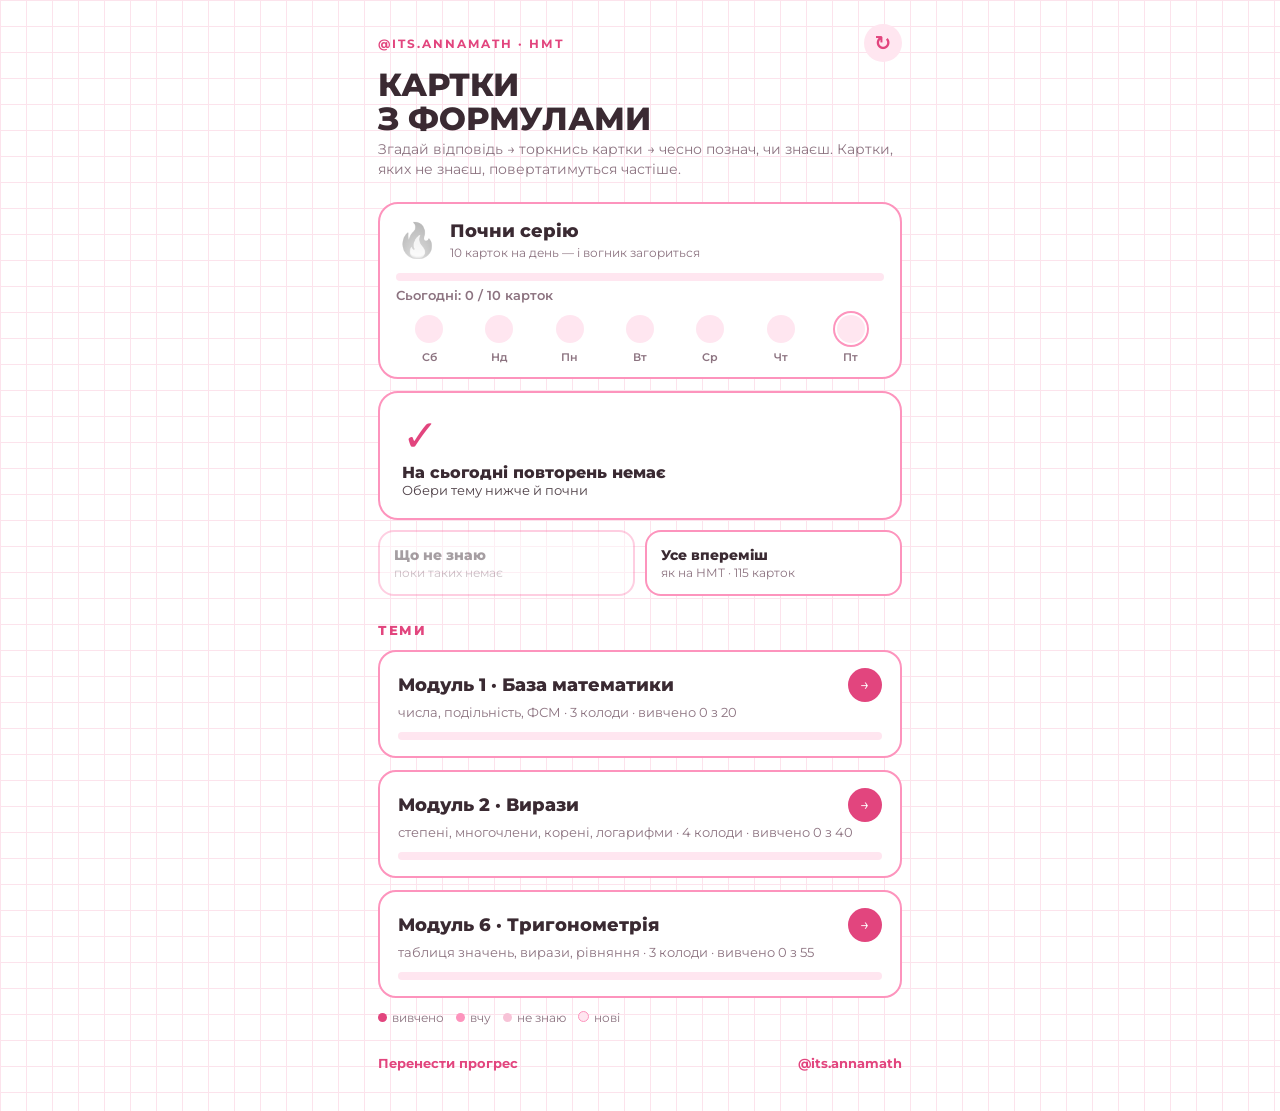
<file: index.html>
<!DOCTYPE html>
<html lang="uk">
<head>
<meta charset="utf-8">
<meta name="viewport" content="width=device-width, initial-scale=1, viewport-fit=cover">
<title>Картки НМТ · @its.annamath</title>
<meta name="description" content="Картки для запам'ятовування формул до НМТ з математики">
<meta name="theme-color" content="#FD94BD">
<link rel="manifest" href="manifest.webmanifest">
<link rel="icon" href="icon-192.png">
<link rel="apple-touch-icon" href="icon-192.png">
<meta name="apple-mobile-web-app-capable" content="yes">
<meta name="apple-mobile-web-app-title" content="Картки НМТ">
<link rel="preconnect" href="https://fonts.googleapis.com">
<link rel="preconnect" href="https://fonts.gstatic.com" crossorigin>
<link href="https://fonts.googleapis.com/css2?family=Montserrat:wght@500;600;700;800&display=swap" rel="stylesheet">
<link rel="stylesheet" href="katex/katex.min.css?v=91bab44d">
<link rel="stylesheet" href="style.css?v=91bab44d">
</head>
<body>
<main class="wrap" id="app"></main>
<div class="modal hidden" id="modal"><div class="sheet" id="sheet"></div></div>
<script src="data.js?v=91bab44d"></script>
<script src="app.js?v=91bab44d"></script>
</body>
</html>
</file>
<file: style.css>
:root{
  --pink:#FD94BD; --accent:#E2457E; --soft:#FFE6F0; --line:#FCE3EC;
  --ink:#3A2A32; --muted:#8C7380; --ok:#E2457E;
}
*{ box-sizing:border-box; margin:0; padding:0; -webkit-tap-highlight-color:transparent; }
html,body{ min-height:100%; }
body{
  font-family:Montserrat,system-ui,-apple-system,sans-serif; color:var(--ink); background:#fff;
  background-image:linear-gradient(var(--line) 1px,transparent 1px),linear-gradient(90deg,var(--line) 1px,transparent 1px);
  background-size:26px 26px;
}
.wrap{ max-width:560px; margin:0 auto;
  padding:calc(24px + env(safe-area-inset-top)) 18px calc(40px + env(safe-area-inset-bottom)); }
button{ font-family:inherit; cursor:pointer; border:none; background:none; color:inherit; }
.hidden{ display:none!important; }

/* шапка */
.hdr{ display:flex; align-items:center; justify-content:space-between; gap:10px; }
.refresh{ width:38px; height:38px; border-radius:50%; background:var(--soft); color:var(--accent); font-size:20px; font-weight:800; flex:none; display:grid; place-items:center; }
.refresh.spin{ animation:spin .8s linear infinite; }
@keyframes spin{ to{ transform:rotate(360deg); } }
.toast{ position:fixed; left:50%; transform:translateX(-50%); bottom:calc(18px + env(safe-area-inset-bottom)); z-index:20;
  background:var(--accent); color:#fff; font-size:14px; padding:13px 18px; border-radius:14px; box-shadow:0 8px 22px rgba(226,69,126,.35); white-space:nowrap; }
.brand{ font-size:12px; font-weight:700; letter-spacing:2px; color:var(--accent); text-transform:uppercase; }
h1{ font-size:32px; font-weight:800; text-transform:uppercase; margin:6px 0 4px; line-height:1.05; }
.sub{ color:var(--muted); font-size:14px; line-height:1.45; margin-bottom:22px; }
.h2{ font-size:13px; font-weight:800; letter-spacing:1.5px; text-transform:uppercase; color:var(--accent); margin:26px 0 12px; }

/* плашка «додай на екран» */
.inst{ display:flex; align-items:center; gap:12px; background:var(--soft); border:2px solid var(--pink); border-radius:18px; padding:12px 10px 12px 12px; margin-bottom:14px; }
.inst img{ width:44px; height:44px; border-radius:11px; flex:none; }
.inst div{ flex:1; min-width:0; }
.inst b{ display:block; font-size:14px; font-weight:800; line-height:1.25; }
.inst small{ font-size:12px; color:var(--muted); }
.inst-go{ background:var(--accent); color:#fff; font-weight:700; font-size:14px; border-radius:12px; padding:10px 14px; flex:none; }
.inst-x{ color:var(--muted); font-size:22px; line-height:1; padding:4px 4px; flex:none; }
.sheet ol li{ margin-bottom:6px; }

/* серія днів */
.streak{ background:#fff; border:2px solid var(--pink); border-radius:20px; padding:16px 16px 12px; margin-bottom:12px; }
.st-top{ display:flex; align-items:center; gap:12px; }
.fire{ font-size:34px; line-height:1; }
.fire.off{ filter:grayscale(1); opacity:.45; }
.st-n b{ display:block; font-size:18px; font-weight:800; }
.st-n small{ font-size:12px; color:var(--muted); }
.st-bar{ height:8px; background:var(--soft); border-radius:8px; overflow:hidden; margin:12px 0 6px; }
.st-bar i{ display:block; height:100%; background:var(--accent); border-radius:8px; }
.st-goal{ font-size:13px; color:var(--muted); font-weight:600; }
.st-goal b{ color:var(--accent); }
.week{ display:grid; grid-template-columns:repeat(7,1fr); gap:4px; margin-top:12px; text-align:center; }
.wd i{ display:grid; place-items:center; width:28px; height:28px; margin:0 auto 3px; border-radius:50%; background:var(--soft); color:#fff; font-style:normal; font-size:13px; font-weight:800; }
.wd.half i{ background:#F7C3D7; }
.wd.on i{ background:var(--accent); }
.wd.now i{ box-shadow:0 0 0 2px #fff, 0 0 0 4px var(--pink); }
.wd small{ font-size:11px; color:var(--muted); font-weight:600; }
.flash{ position:fixed; left:50%; top:calc(18px + env(safe-area-inset-top)); transform:translateX(-50%); z-index:30; background:var(--accent); color:#fff;
  font-size:14px; font-weight:700; padding:12px 18px; border-radius:14px; box-shadow:0 8px 22px rgba(226,69,126,.35); white-space:nowrap; transition:opacity .4s; }
.flash.out{ opacity:0; }
.goalhit{ background:var(--soft); border-radius:16px; padding:14px; margin:-8px 0 20px; color:var(--accent); font-size:15px; font-weight:700; line-height:1.5; }

/* головні кнопки */
.today{ display:block; width:100%; text-align:left; background:var(--accent); color:#fff; border-radius:20px;
  padding:20px 22px; box-shadow:0 10px 26px rgba(226,69,126,.28); }
.today .n{ font-size:44px; font-weight:800; line-height:1; }
.today b{ display:block; font-size:16px; font-weight:800; margin-top:6px; }
.today small{ font-size:13px; opacity:.9; }
.today.empty{ background:#fff; color:var(--ink); border:2px solid var(--pink); box-shadow:none; }
.today.empty .n{ color:var(--accent); }
.row2{ display:grid; grid-template-columns:1fr 1fr; gap:10px; margin-top:10px; }
.chip{ background:#fff; border:2px solid var(--pink); border-radius:16px; padding:14px; text-align:left; transition:.15s; }
.chip:hover{ background:var(--soft); }
.chip b{ display:block; font-size:14px; font-weight:800; }
.chip small{ font-size:12px; color:var(--muted); }
.chip:disabled{ opacity:.45; cursor:default; background:#fff; }

/* теми */
.deck{ width:100%; display:block; text-align:left; background:#fff; border:2px solid var(--pink);
  border-radius:18px; padding:16px 18px; margin-bottom:12px; transition:.15s; }
.deck:hover{ background:var(--soft); }
.deck .t{ display:flex; justify-content:space-between; align-items:center; gap:10px; }
.deck b{ font-size:18px; font-weight:800; }
.deck .go{ background:var(--accent); color:#fff; border-radius:50%; width:34px; height:34px; display:grid; place-items:center; flex:none; font-size:16px; }
.deck small{ display:block; color:var(--muted); font-size:13px; margin-top:2px; }
.prog{ display:flex; height:8px; border-radius:8px; overflow:hidden; background:var(--soft); margin-top:12px; }
.prog i{ display:block; height:100%; }
.prog .p-ok{ background:var(--accent); } .prog .p-mid{ background:var(--pink); } .prog .p-bad{ background:#F7C3D7; }
.legend{ display:flex; gap:12px; flex-wrap:wrap; font-size:12px; color:var(--muted); margin-top:8px; }
.legend span::before{ content:""; display:inline-block; width:9px; height:9px; border-radius:50%; margin-right:5px; vertical-align:0; }
.l-ok::before{ background:var(--accent); } .l-mid::before{ background:var(--pink); } .l-bad::before{ background:#F7C3D7; } .l-new::before{ background:var(--soft); border:1px solid var(--pink); }

/* тема */
.rel{ display:grid; gap:10px; }
.rel .chip{ width:100%; }
.top{ display:flex; align-items:center; gap:12px; margin-bottom:16px; }
.back{ background:var(--soft); color:var(--accent); width:40px; height:40px; border-radius:50%; font-size:18px; font-weight:800; flex:none; }
.top h2{ font-size:18px; font-weight:800; text-transform:uppercase; flex:1; line-height:1.15; }
.cnt{ font-size:13px; color:var(--muted); font-weight:700; white-space:nowrap; }
.stats{ display:grid; grid-template-columns:repeat(4,1fr); gap:8px; margin:6px 0 18px; }
.stat{ background:#fff; border:2px solid var(--soft); border-radius:14px; padding:10px 6px; text-align:center; }
.stat b{ display:block; font-size:22px; font-weight:800; color:var(--accent); }
.stat small{ font-size:11px; color:var(--muted); font-weight:600; }
.btn{ display:block; width:100%; padding:16px; border-radius:14px; font-size:15px; font-weight:700; margin-bottom:10px; text-align:center; }
.btn.main{ background:var(--accent); color:#fff; }
.btn.line{ background:#fff; color:var(--accent); border:2px solid var(--accent); }
.btn:disabled{ opacity:.4; cursor:default; }
.list{ margin-top:22px; }
.li{ display:flex; align-items:center; gap:12px; background:#fff; border-bottom:1px solid var(--line); padding:10px 4px; overflow-x:auto; overflow-y:visible; }
.li .dot{ width:10px; height:10px; border-radius:50%; flex:none; }
.li .katex-display{ margin:0; text-align:left; }
.li .katex-display>.katex{ text-align:left; }
.li .katex{ font-size:1.05em; }

/* навчання */
.bar{ height:8px; background:var(--soft); border-radius:8px; overflow:hidden; margin-bottom:20px; }
.bar i{ display:block; height:100%; width:0; background:var(--pink); transition:width .3s; }
.scene{ perspective:1200px; height:min(52vh,340px); min-height:260px; margin-bottom:18px; }
.card{ position:relative; width:100%; height:100%; transform-style:preserve-3d; transition:transform .45s; cursor:pointer; }
.card.flip{ transform:rotateY(180deg); }
.card.noanim{ transition:none; }
.face{ position:absolute; inset:0; backface-visibility:hidden; -webkit-backface-visibility:hidden; border-radius:22px;
  display:flex; flex-direction:column; align-items:center; justify-content:center; padding:44px 18px 36px; overflow:auto; }
.front{ background:#fff; border:2.5px solid var(--pink); box-shadow:0 8px 24px rgba(253,148,189,.25); }
.backf{ background:var(--pink); transform:rotateY(180deg); box-shadow:0 8px 24px rgba(226,69,126,.25); }
.lbl{ position:absolute; top:16px; left:20px; right:20px; display:flex; justify-content:space-between;
  font-size:11px; font-weight:700; letter-spacing:1.5px; text-transform:uppercase; color:var(--accent); }
.backf .lbl{ color:#fff; }
.face .katex-display{ margin:0; width:100%; max-width:100%; overflow:visible; padding:.25em 0; }
.face .katex{ font-size:1.6em; }
#q,#a{ width:100%; }
.hint{ position:absolute; bottom:14px; font-size:12px; color:var(--muted); }
.ans{ display:grid; grid-template-columns:1fr 1fr; gap:12px; }
.ans button{ padding:17px 10px; border-radius:14px; font-size:15px; font-weight:700; }
.ans .no{ background:#fff; color:var(--accent); border:2px solid var(--accent); }
.ans .yes{ background:var(--accent); color:#fff; }
.ans button:disabled{ opacity:.3; cursor:default; }
.keys{ text-align:center; font-size:12px; color:var(--muted); margin-top:14px; }
@media (hover:none){ .keys{ display:none; } }

/* результат */
.done{ text-align:center; padding:26px 6px 0; }
.done .big{ font-size:60px; font-weight:800; color:var(--accent); line-height:1; }
.done p{ color:var(--muted); margin:10px 0 24px; line-height:1.45; }

/* низ */
.foot{ margin-top:30px; display:flex; flex-wrap:wrap; gap:8px 16px; font-size:13px; }
.foot button,.foot a{ color:var(--accent); font-weight:700; text-decoration:none; }
.foot .sp{ flex:1; }

/* вікно */
.modal{ position:fixed; inset:0; background:rgba(58,42,50,.35); display:flex; align-items:flex-end; justify-content:center; z-index:10; }
.sheet{ background:#fff; width:100%; max-width:560px; border-radius:24px 24px 0 0; padding:24px 20px calc(24px + env(safe-area-inset-bottom)); max-height:88vh; overflow:auto; }
@media (min-width:600px){ .modal{ align-items:center; } .sheet{ border-radius:24px; } }
.sheet h3{ font-size:18px; font-weight:800; text-transform:uppercase; margin-bottom:8px; }
.sheet p{ font-size:14px; color:var(--muted); line-height:1.5; margin-bottom:12px; }
.sheet ol{ font-size:14px; line-height:1.6; padding-left:20px; margin-bottom:14px; }
.sheet textarea{ width:100%; height:96px; border:2px solid var(--pink); border-radius:12px; padding:10px; font-family:ui-monospace,monospace; font-size:12px; resize:none; margin-bottom:10px; }
.msg{ font-size:13px; font-weight:700; color:var(--accent); min-height:18px; margin-bottom:8px; }
</file>
